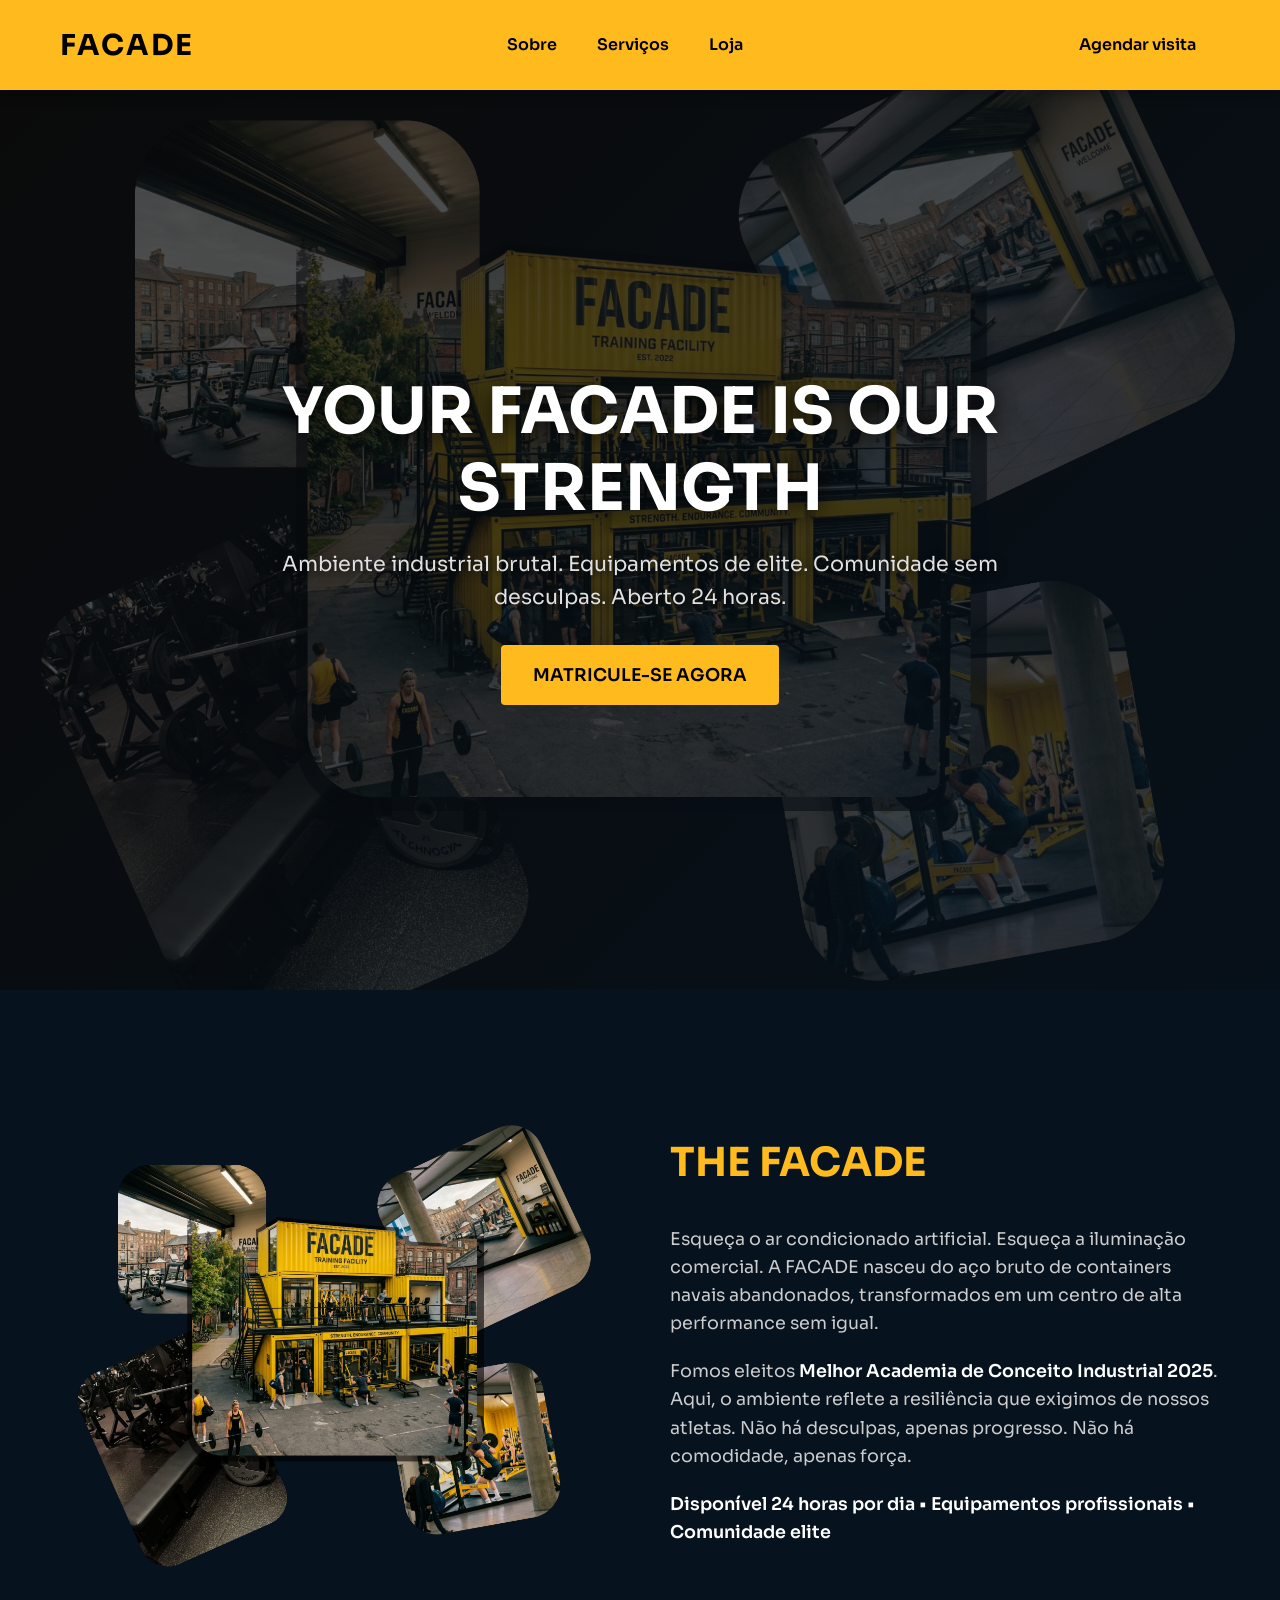
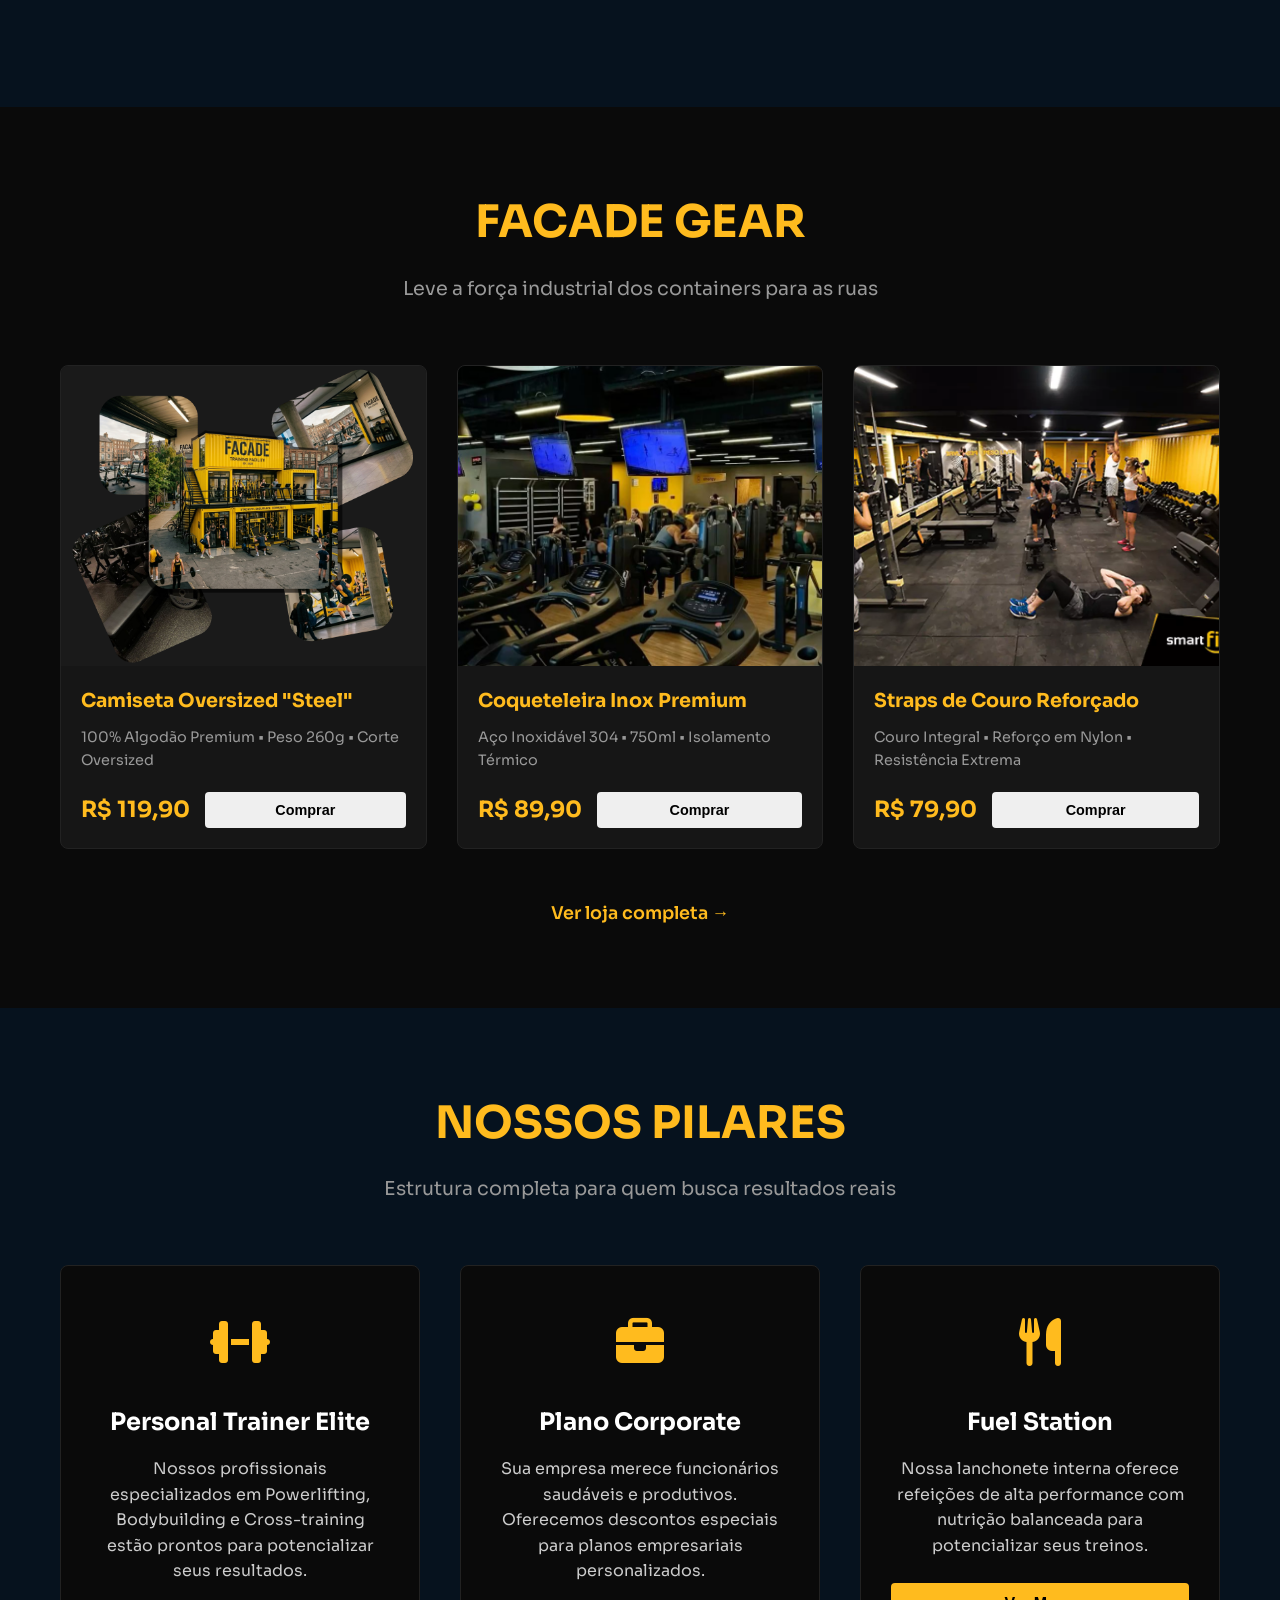
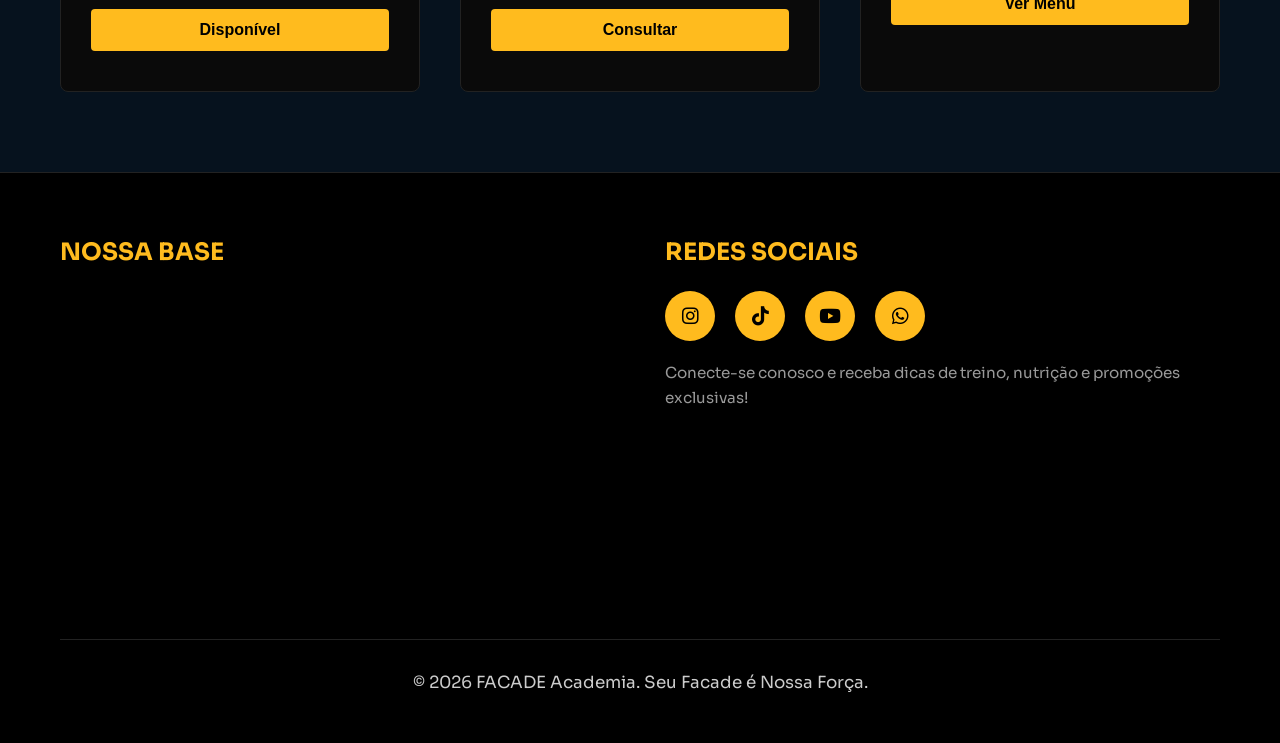
<file: index.html>
﻿<!DOCTYPE html>
<html lang="pt-BR">
<head>
    <meta charset="UTF-8" />
    <meta name="viewport" content="width=device-width, initial-scale=1.0" />
    <title>FACADE Academia - Your Facade is Our Strength</title>
    
    <!-- Google Fonts -->
    <link href="https://fonts.googleapis.com/css2?family=Sora:wght@300;400;500;600;700&display=swap" rel="stylesheet" />
    
    <!-- FontAwesome CDN -->
    <link rel="stylesheet" href="https://cdnjs.cloudflare.com/ajax/libs/font-awesome/6.4.0/css/all.min.css" />
    
    <!-- AOS.js CDN -->
    <link rel="stylesheet" href="https://unpkg.com/aos@2.3.1/dist/aos.css" />
    
    <!-- Estilos -->
    <link rel="stylesheet" href="style.css" />
</head>
<body>
    <!-- HEADER -->
    <header class="header">
        <div class="container">
            <div class="header-content">
                <div class="logo">
                    <span class="logo-text">FACADE</span>
                </div>
                <nav class="nav">
                    <a href="#sobre">Sobre</a>
                    <a href="#servicos">Serviços</a>
                    <a href="#loja">Loja</a>
                </nav>
                <a href="https://wa.me/55" target="_blank" class="btn btn-primary">Agendar visita</a>
            </div>
        </div>
    </header>

    <!-- HERO SECTION -->
    <section class="hero">
        <div class="hero-overlay"></div>
        <img src="assets/academia.png" alt="Containers da FACADE" class="hero-image" />
        <div class="hero-content">
            <h1 class="hero-title" data-aos="fade-up">YOUR FACADE IS OUR STRENGTH</h1>
            <p class="hero-subtitle" data-aos="fade-up" data-aos-delay="100">Ambiente industrial brutal. Equipamentos de elite. Comunidade sem desculpas. Aberto 24 horas.</p>
            <a href="https://wa.me/55" target="_blank" class="btn btn-secondary" data-aos="fade-up" data-aos-delay="200">MATRICULE-SE AGORA</a>
        </div>
    </section>

    <!-- SOBRE NÓS -->
    <section id="sobre" class="about">
        <div class="container">
            <div class="about-content">
                <div class="about-image" data-aos="fade-right">
                    <img src="assets/academia.png" alt="Sobre a FACADE" />
                </div>
                <div class="about-text" data-aos="fade-left">
                    <h2>THE FACADE</h2>
                    <p>Esqueça o ar condicionado artificial. Esqueça a iluminação comercial. A FACADE nasceu do aço bruto de containers navais abandonados, transformados em um centro de alta performance sem igual.</p>
                    <p>Fomos eleitos <strong>Melhor Academia de Conceito Industrial 2025</strong>. Aqui, o ambiente reflete a resiliência que exigimos de nossos atletas. Não há desculpas, apenas progresso. Não há comodidade, apenas força.</p>
                    <p><strong>Disponível 24 horas por dia • Equipamentos profissionais • Comunidade elite</strong></p>
                </div>
            </div>
        </div>
    </section>

    <!-- VITRINE VIRTUAL -->
    <section id="loja" class="showcase">
        <div class="container">
            <div class="showcase-header" data-aos="fade-up">
                <h2 class="section-title">FACADE GEAR</h2>
                <p class="section-subtitle">Leve a força industrial dos containers para as ruas</p>
            </div>
            <div class="products-grid">
                <div class="product-card" data-aos="fade-up">
                    <div class="product-image">
                        <img src="assets/academia.png" alt="Camiseta Oversized Steel" />
                    </div>
                    <div class="product-info">
                        <h3>Camiseta Oversized "Steel"</h3>
                        <p class="product-description">100% Algodão Premium • Peso 260g • Corte Oversized</p>
                        <div class="product-footer">
                            <span class="product-price">R$ 119,90</span>
                            <button class="btn btn-small">Comprar</button>
                        </div>
                    </div>
                </div>

                <div class="product-card" data-aos="fade-up" data-aos-delay="100">
                    <div class="product-image">
                        <img src="assets/academia1.jpg" alt="Coqueteleira Inox" />
                    </div>
                    <div class="product-info">
                        <h3>Coqueteleira Inox Premium</h3>
                        <p class="product-description">Aço Inoxidável 304 • 750ml • Isolamento Térmico</p>
                        <div class="product-footer">
                            <span class="product-price">R$ 89,90</span>
                            <button class="btn btn-small">Comprar</button>
                        </div>
                    </div>
                </div>

                <div class="product-card" data-aos="fade-up" data-aos-delay="200">
                    <div class="product-image">
                        <img src="assets/academia3.jpg" alt="Straps de Couro" />
                    </div>
                    <div class="product-info">
                        <h3>Straps de Couro Reforçado</h3>
                        <p class="product-description">Couro Integral • Reforço em Nylon • Resistência Extrema</p>
                        <div class="product-footer">
                            <span class="product-price">R$ 79,90</span>
                            <button class="btn btn-small">Comprar</button>
                        </div>
                    </div>
                </div>
            </div>
            <div class="showcase-footer" data-aos="fade-up">
                <a href="loja.html" class="link-primary">Ver loja completa →</a>
            </div>
        </div>
    </section>

    <!-- SERVIÇOS -->
    <section id="servicos" class="services">
        <div class="container">
            <div class="services-header" data-aos="fade-up">
                <h2 class="section-title">NOSSOS PILARES</h2>
                <p class="section-subtitle">Estrutura completa para quem busca resultados reais</p>
            </div>
            <div class="services-grid">
                <div class="service-card" data-aos="fade-up">
                    <div class="service-icon">
                        <i class="fas fa-dumbbell"></i>
                    </div>
                    <h3>Personal Trainer Elite</h3>
                    <p>Nossos profissionais especializados em Powerlifting, Bodybuilding e Cross-training estão prontos para potencializar seus resultados.</p>
                    <button class="btn btn-tertiary">Disponível</button>
                </div>

                <div class="service-card" data-aos="fade-up" data-aos-delay="100">
                    <div class="service-icon">
                        <i class="fas fa-briefcase"></i>
                    </div>
                    <h3>Plano Corporate</h3>
                    <p>Sua empresa merece funcionários saudáveis e produtivos. Oferecemos descontos especiais para planos empresariais personalizados.</p>
                    <button class="btn btn-tertiary">Consultar</button>
                </div>

                <div class="service-card" data-aos="fade-up" data-aos-delay="200">
                    <div class="service-icon">
                        <i class="fas fa-utensils"></i>
                    </div>
                    <h3>Fuel Station</h3>
                    <p>Nossa lanchonete interna oferece refeições de alta performance com nutrição balanceada para potencializar seus treinos.</p>
                    <button class="btn btn-tertiary">Ver Menu</button>
                </div>
            </div>
        </div>
    </section>

    <!-- FOOTER -->
    <footer class="footer">
        <div class="container">
            <div class="footer-content">
                <div class="footer-section" data-aos="fade-up">
                    <h3>NOSSA BASE</h3>
                    <iframe src="https://www.google.com/maps/embed?pb=!1m18!1m12!1m3!1d3655.4437485235976!2d-46.5562!3d-23.5505!2m3!1f0!2f0!3f0!3m2!1i1024!2i768!4f13.1!3m3!1m2!1s0x94c37c8c8c8c8c8d%3A0x8c8c8c8c8c8c8c8c!2sS%C3%A3o%20Paulo!5e0!3m2!1spt-BR!2sbr!4v1234567890" width="100%" height="300" style="border:none;border-radius:8px;" allowfullscreen="" loading="lazy" referrerpolicy="no-referrer-when-downgrade"></iframe>
                </div>

                <div class="footer-section footer-socials" data-aos="fade-up" data-aos-delay="100">
                    <h3>REDES SOCIAIS</h3>
                    <div class="socials">
                        <a href="https://instagram.com" target="_blank" title="Instagram">
                            <i class="fab fa-instagram"></i>
                        </a>
                        <a href="https://tiktok.com" target="_blank" title="TikTok">
                            <i class="fab fa-tiktok"></i>
                        </a>
                        <a href="https://youtube.com" target="_blank" title="YouTube">
                            <i class="fab fa-youtube"></i>
                        </a>
                        <a href="https://wa.me/55" target="_blank" title="WhatsApp">
                            <i class="fab fa-whatsapp"></i>
                        </a>
                    </div>
                    <p class="footer-text">Conecte-se conosco e receba dicas de treino, nutrição e promoções exclusivas!</p>
                </div>
            </div>

            <div class="footer-bottom">
                <p>&copy; 2026 FACADE Academia. Seu Facade é Nossa Força.</p>
            </div>
        </div>
    </footer>

    <!-- AOS.js Script -->
    <script src="https://unpkg.com/aos@2.3.1/dist/aos.js"></script>
    <script>
        AOS.init({
            duration: 1000,
            once: true,
            offset: 100
        });
    </script>
</body>
</html>
</file>
<file: style.css>
﻿/* ============================================
   RESET E CONFIGURAÇÕES GLOBAIS
   ============================================ */
* {
    margin: 0;
    padding: 0;
    box-sizing: border-box;
}

html {
    scroll-behavior: smooth;
}

body {
    font-family: 'Sora', sans-serif;
    background-color: #0a0a0a;
    color: #cccccc;
    line-height: 1.6;
    overflow-x: hidden;
}

.container {
    max-width: 1200px;
    margin: 0 auto;
    padding: 0 20px;
}

/* ============================================
   TIPOGRAFIA
   ============================================ */
h1, h2, h3, h4, h5, h6 {
    font-weight: 700;
    color: #ffffff;
}

h1 {
    font-size: 3.5rem;
    line-height: 1.2;
}

h2 {
    font-size: 2.5rem;
    margin-bottom: 1rem;
}

h3 {
    font-size: 1.5rem;
    margin-bottom: 0.8rem;
}

p {
    font-size: 1.05rem;
    color: #cccccc;
    margin-bottom: 1rem;
}

strong {
    color: #ffffff;
    font-weight: 600;
}

/* ============================================
   BOTÕES
   ============================================ */
.btn {
    display: inline-block;
    padding: 12px 24px;
    font-size: 1rem;
    font-weight: 600;
    text-decoration: none;
    border: none;
    border-radius: 4px;
    cursor: pointer;
    transition: all 0.3s ease;
    text-align: center;
}

.btn-primary {
    background-color: #ffbb1e;
    color: #000;
}

.btn-primary:hover {
    background-color: #ffbb1e;
    transform: scale(1.05);
    box-shadow: 0 8px 16px rgba(255, 187, 30, 0.3);
}

.btn-secondary {
    background-color: #ffbb1e;
    color: #000;
    padding: 16px 32px;
    font-size: 1.1rem;
}

.btn-secondary:hover {
    transform: scale(1.05);
    box-shadow: 0 12px 24px rgba(255, 187, 30, 0.4);
}

.btn-small {
    padding: 10px 20px;
    font-size: 0.9rem;
}

.btn-tertiary {
    background-color: #ffbb1e;
    color: #000;
    width: 100%;
}

.btn-tertiary:hover {
    background-color: #ffc93a;
    transform: translateY(-2px);
}

/* ============================================
   LINKS
   ============================================ */
a {
    color: inherit;
    text-decoration: none;
}

.link-primary {
    color: #ffbb1e;
    font-weight: 600;
    font-size: 1.1rem;
    transition: all 0.3s ease;
    display: inline-block;
}

.link-primary:hover {
    transform: translateX(8px);
}

/* ============================================
   HEADER
   ============================================ */
.header {
    background-color: #ffbb1e;
    padding: 20px 0;
    position: sticky;
    top: 0;
    z-index: 1000;
    box-shadow: 0 4px 12px rgba(0, 0, 0, 0.3);
}

.header-content {
    display: flex;
    align-items: center;
    justify-content: space-between;
}

.logo-text {
    font-size: 1.8rem;
    font-weight: 700;
    color: #000;
    letter-spacing: 2px;
}

.nav {
    display: flex;
    gap: 40px;
    align-items: center;
}

.nav a {
    color: #000;
    font-weight: 600;
    font-size: 1rem;
    transition: all 0.3s ease;
    position: relative;
}

.nav a::after {
    content: '';
    position: absolute;
    bottom: -5px;
    left: 0;
    width: 0;
    height: 2px;
    background-color: #000;
    transition: width 0.3s ease;
}

.nav a:hover::after {
    width: 100%;
}

/* ============================================
   HERO SECTION
   ============================================ */
.hero {
    position: relative;
    height: 100vh;
    display: flex;
    align-items: center;
    justify-content: center;
    overflow: hidden;
    text-align: center;
    color: #ffffff;
}

.hero-image {
    position: absolute;
    top: 0;
    left: 0;
    width: 100%;
    height: 100%;
    object-fit: cover;
    z-index: 1;
}

.hero-overlay {
    position: absolute;
    top: 0;
    left: 0;
    width: 100%;
    height: 100%;
    background: linear-gradient(135deg, rgba(10, 10, 10, 0.7), rgba(6, 18, 30, 0.8));
    z-index: 2;
}

.hero-content {
    position: relative;
    z-index: 3;
    max-width: 800px;
    padding: 0 20px;
}

.hero-title {
    font-size: 4rem;
    margin-bottom: 20px;
    text-shadow: 0 4px 20px rgba(0, 0, 0, 0.8);
    animation: slideUp 1s ease;
}

.hero-subtitle {
    font-size: 1.3rem;
    margin-bottom: 30px;
    color: #e0e0e0;
    text-shadow: 0 2px 10px rgba(0, 0, 0, 0.8);
}

@keyframes slideUp {
    from {
        opacity: 0;
        transform: translateY(30px);
    }
    to {
        opacity: 1;
        transform: translateY(0);
    }
}

/* ============================================
   SEÇÃO SOBRE
   ============================================ */
.about {
    padding: 80px 0;
    background-color: #06121e;
}

.about-content {
    display: grid;
    grid-template-columns: 1fr 1fr;
    gap: 60px;
    align-items: center;
}

.about-image img {
    width: 100%;
    border-radius: 8px;
}

.about-text h2 {
    color: #ffbb1e;
    margin-bottom: 30px;
}

.about-text p {
    margin-bottom: 20px;
    font-size: 1.1rem;
}

/* ============================================
   VITRINE VIRTUAL
   ============================================ */
.showcase {
    padding: 80px 0;
    background-color: #0a0a0a;
}

.showcase-header {
    text-align: center;
    margin-bottom: 60px;
}

.section-title {
    color: #ffbb1e;
    font-size: 2.8rem;
    margin-bottom: 15px;
}

.section-subtitle {
    color: #999999;
    font-size: 1.2rem;
}

.products-grid {
    display: grid;
    grid-template-columns: repeat(auto-fit, minmax(300px, 1fr));
    gap: 30px;
    margin-bottom: 50px;
}

.product-card {
    background-color: #161616;
    border: 1px solid #222222;
    border-radius: 8px;
    overflow: hidden;
    transition: all 0.3s ease;
}

.product-card:hover {
    border-color: #ffbb1e;
    transform: translateY(-10px);
    box-shadow: 0 20px 40px rgba(255, 187, 30, 0.15);
}

.product-image {
    width: 100%;
    height: 300px;
    overflow: hidden;
    background-color: #1a1a1a;
}

.product-image img {
    width: 100%;
    height: 100%;
    object-fit: cover;
    transition: transform 0.3s ease;
}

.product-card:hover .product-image img {
    transform: scale(1.08);
}

.product-info {
    padding: 20px;
}

.product-info h3 {
    color: #ffbb1e;
    margin-bottom: 10px;
    font-size: 1.2rem;
}

.product-description {
    font-size: 0.9rem;
    color: #999999;
    margin-bottom: 20px;
}

.product-footer {
    display: flex;
    justify-content: space-between;
    align-items: center;
    gap: 15px;
}

.product-price {
    font-size: 1.4rem;
    font-weight: 700;
    color: #ffbb1e;
}

.btn-small {
    flex-grow: 1;
}

.showcase-footer {
    text-align: center;
}

/* ============================================
   SERVIÇOS
   ============================================ */
.services {
    padding: 80px 0;
    background-color: #06121e;
}

.services-header {
    text-align: center;
    margin-bottom: 60px;
}

.services-grid {
    display: grid;
    grid-template-columns: repeat(auto-fit, minmax(300px, 1fr));
    gap: 40px;
}

.service-card {
    background-color: #0a0a0a;
    padding: 40px 30px;
    border-radius: 8px;
    border: 1px solid #222222;
    text-align: center;
    transition: all 0.3s ease;
}

.service-card:hover {
    border-color: #ffbb1e;
    transform: translateY(-10px);
    box-shadow: 0 20px 40px rgba(255, 187, 30, 0.1);
}

.service-icon {
    font-size: 3rem;
    color: #ffbb1e;
    margin-bottom: 20px;
}

.service-card h3 {
    margin-bottom: 15px;
}

.service-card p {
    margin-bottom: 25px;
    font-size: 1rem;
}

/* ============================================
   FOOTER
   ============================================ */
.footer {
    background-color: #000000;
    padding: 60px 0 30px;
    border-top: 1px solid #222222;
}

.footer-content {
    display: grid;
    grid-template-columns: 1fr 1fr;
    gap: 50px;
    margin-bottom: 40px;
}

.footer-section h3 {
    color: #ffbb1e;
    margin-bottom: 20px;
}

.footer-socials {
    display: flex;
    flex-direction: column;
}

.socials {
    display: flex;
    gap: 20px;
    margin-bottom: 20px;
}

.socials a {
    width: 50px;
    height: 50px;
    border-radius: 50%;
    background-color: #ffbb1e;
    color: #000;
    display: flex;
    align-items: center;
    justify-content: center;
    font-size: 1.2rem;
    transition: all 0.3s ease;
}

.socials a:hover {
    transform: scale(1.1);
    box-shadow: 0 8px 20px rgba(255, 187, 30, 0.3);
}

.footer-text {
    color: #999999;
    font-size: 0.95rem;
}

.footer-bottom {
    text-align: center;
    border-top: 1px solid #222222;
    padding-top: 30px;
    color: #666666;
    font-size: 0.95rem;
}

/* ============================================
   RESPONSIVO - MOBILE
   ============================================ */
@media (max-width: 768px) {
    .nav {
        display: none;
    }

    h1 {
        font-size: 2rem;
    }

    .hero-title {
        font-size: 2rem;
    }

    .hero-subtitle {
        font-size: 1rem;
    }

    h2 {
        font-size: 1.8rem;
    }

    .section-title {
        font-size: 2rem;
    }

    .about-content {
        grid-template-columns: 1fr;
        gap: 30px;
    }

    .services-grid,
    .products-grid {
        grid-template-columns: 1fr;
    }

    .footer-content {
        grid-template-columns: 1fr;
        gap: 30px;
    }

    .header-content {
        justify-content: space-between;
    }

    .btn {
        padding: 10px 20px;
        font-size: 0.9rem;
    }

    .btn-secondary {
        padding: 12px 24px;
        font-size: 1rem;
    }

    .product-image {
        height: 250px;
    }

    .service-card {
        padding: 30px 20px;
    }
}

@media (max-width: 480px) {
    .container {
        padding: 0 15px;
    }

    h1 {
        font-size: 1.5rem;
    }

    h2 {
        font-size: 1.5rem;
    }

    h3 {
        font-size: 1.2rem;
    }

    p {
        font-size: 1rem;
    }

    .logo-text {
        font-size: 1.4rem;
    }

    .hero-title {
        font-size: 1.5rem;
        margin-bottom: 15px;
    }

    .hero-subtitle {
        font-size: 0.9rem;
        margin-bottom: 20px;
    }

    .about {
        padding: 40px 0;
    }

    .showcase {
        padding: 40px 0;
    }

    .services {
        padding: 40px 0;
    }

    .footer {
        padding: 40px 0 20px;
    }

    .footer-content {
        gap: 20px;
        margin-bottom: 20px;
    }

    .socials {
        gap: 15px;
    }

    .socials a {
        width: 40px;
        height: 40px;
        font-size: 1rem;
    }
}
</file>
